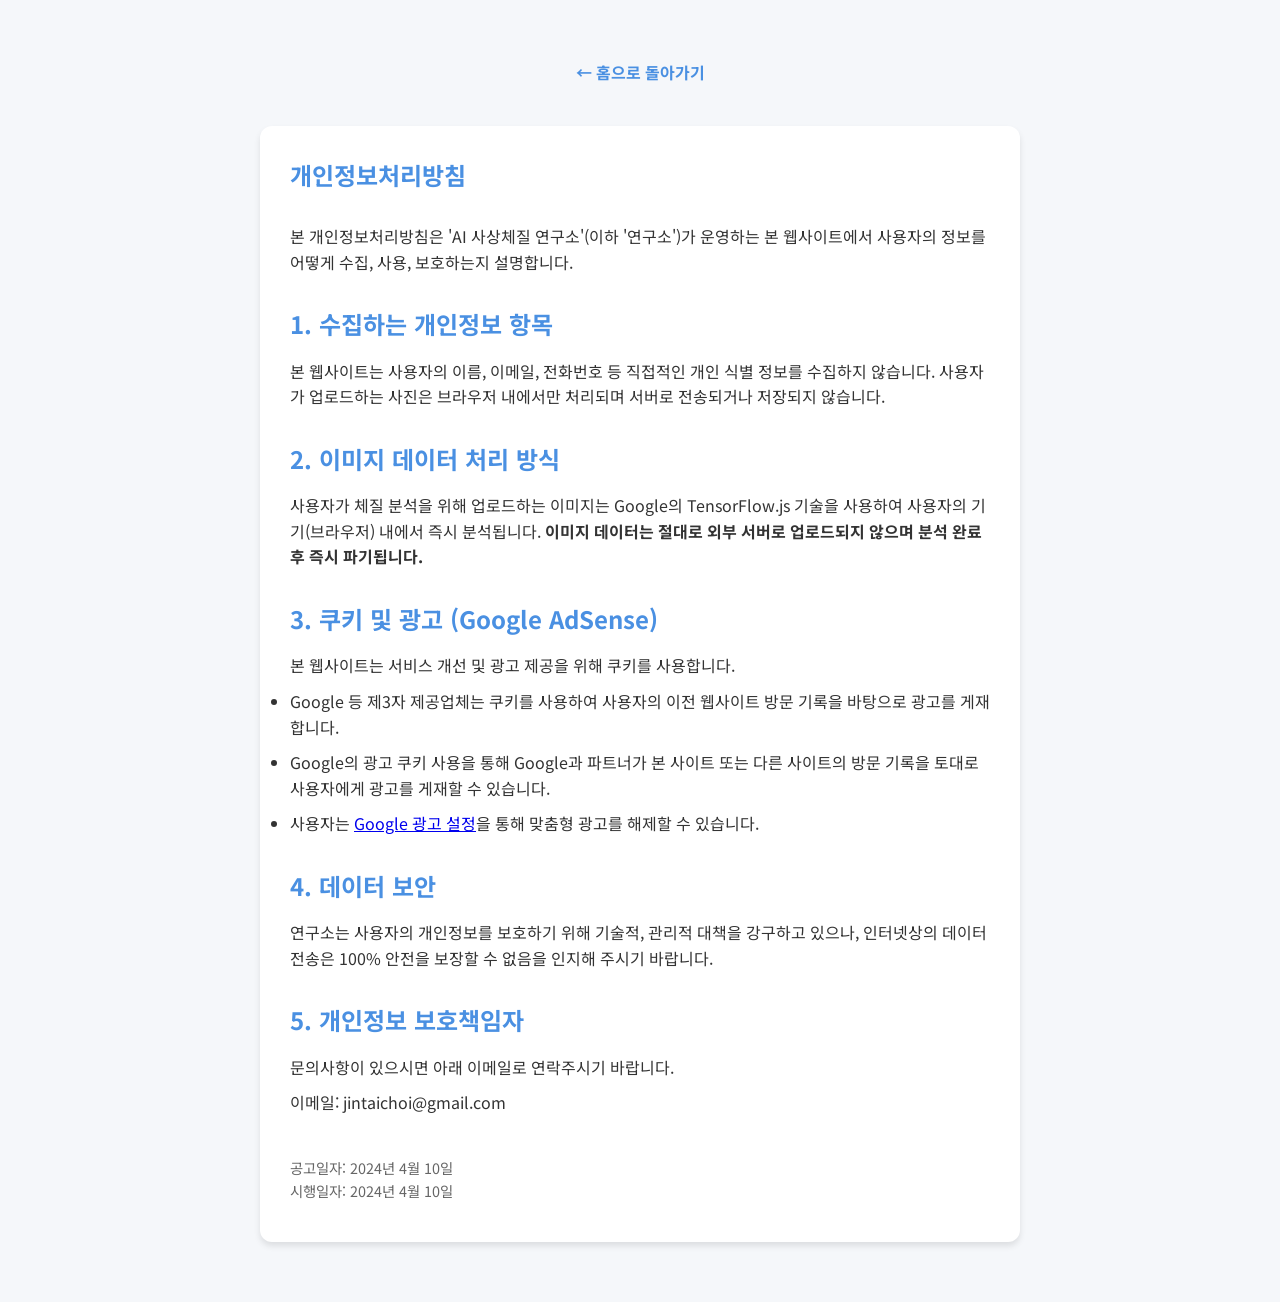
<file: privacy.html>
<!DOCTYPE html>
<html lang="ko">
<head>
    <meta charset="UTF-8">
    <meta name="viewport" content="width=device-width, initial-scale=1.0">
    <title>개인정보처리방침 - AI 사상체질 판별기</title>
    <link rel="stylesheet" href="style.css">
    <link href="https://fonts.googleapis.com/css2?family=Noto+Sans+KR:wght@300;400;500;700&display=swap" rel="stylesheet">
</head>
<body class="policy-page">
    <div class="policy-container">
        <header>
            <a href="index.html" style="text-decoration: none; color: var(--primary-color); font-weight: bold;">← 홈으로 돌아가기</a>
        </header>
        
        <article class="policy-content card">
            <h1>개인정보처리방침</h1>
            
            <p>본 개인정보처리방침은 'AI 사상체질 연구소'(이하 '연구소')가 운영하는 본 웹사이트에서 사용자의 정보를 어떻게 수집, 사용, 보호하는지 설명합니다.</p>

            <h2>1. 수집하는 개인정보 항목</h2>
            <p>본 웹사이트는 사용자의 이름, 이메일, 전화번호 등 직접적인 개인 식별 정보를 수집하지 않습니다. 사용자가 업로드하는 사진은 브라우저 내에서만 처리되며 서버로 전송되거나 저장되지 않습니다.</p>

            <h2>2. 이미지 데이터 처리 방식</h2>
            <p>사용자가 체질 분석을 위해 업로드하는 이미지는 Google의 TensorFlow.js 기술을 사용하여 사용자의 기기(브라우저) 내에서 즉시 분석됩니다. <strong>이미지 데이터는 절대로 외부 서버로 업로드되지 않으며 분석 완료 후 즉시 파기됩니다.</strong></p>

            <h2>3. 쿠키 및 광고 (Google AdSense)</h2>
            <p>본 웹사이트는 서비스 개선 및 광고 제공을 위해 쿠키를 사용합니다.</p>
            <ul>
                <li>Google 등 제3자 제공업체는 쿠키를 사용하여 사용자의 이전 웹사이트 방문 기록을 바탕으로 광고를 게재합니다.</li>
                <li>Google의 광고 쿠키 사용을 통해 Google과 파트너가 본 사이트 또는 다른 사이트의 방문 기록을 토대로 사용자에게 광고를 게재할 수 있습니다.</li>
                <li>사용자는 <a href="https://www.google.com/settings/ads" target="_blank">Google 광고 설정</a>을 통해 맞춤형 광고를 해제할 수 있습니다.</li>
            </ul>

            <h2>4. 데이터 보안</h2>
            <p>연구소는 사용자의 개인정보를 보호하기 위해 기술적, 관리적 대책을 강구하고 있으나, 인터넷상의 데이터 전송은 100% 안전을 보장할 수 없음을 인지해 주시기 바랍니다.</p>

            <h2>5. 개인정보 보호책임자</h2>
            <p>문의사항이 있으시면 아래 이메일로 연락주시기 바랍니다.</p>
            <p>이메일: jintaichoi@gmail.com</p>

            <p style="margin-top: 40px; font-size: 0.9rem; color: var(--sub-text-color);">공고일자: 2024년 4월 10일<br>시행일자: 2024년 4월 10일</p>
        </article>
    </div>
</body>
</html>
</file>
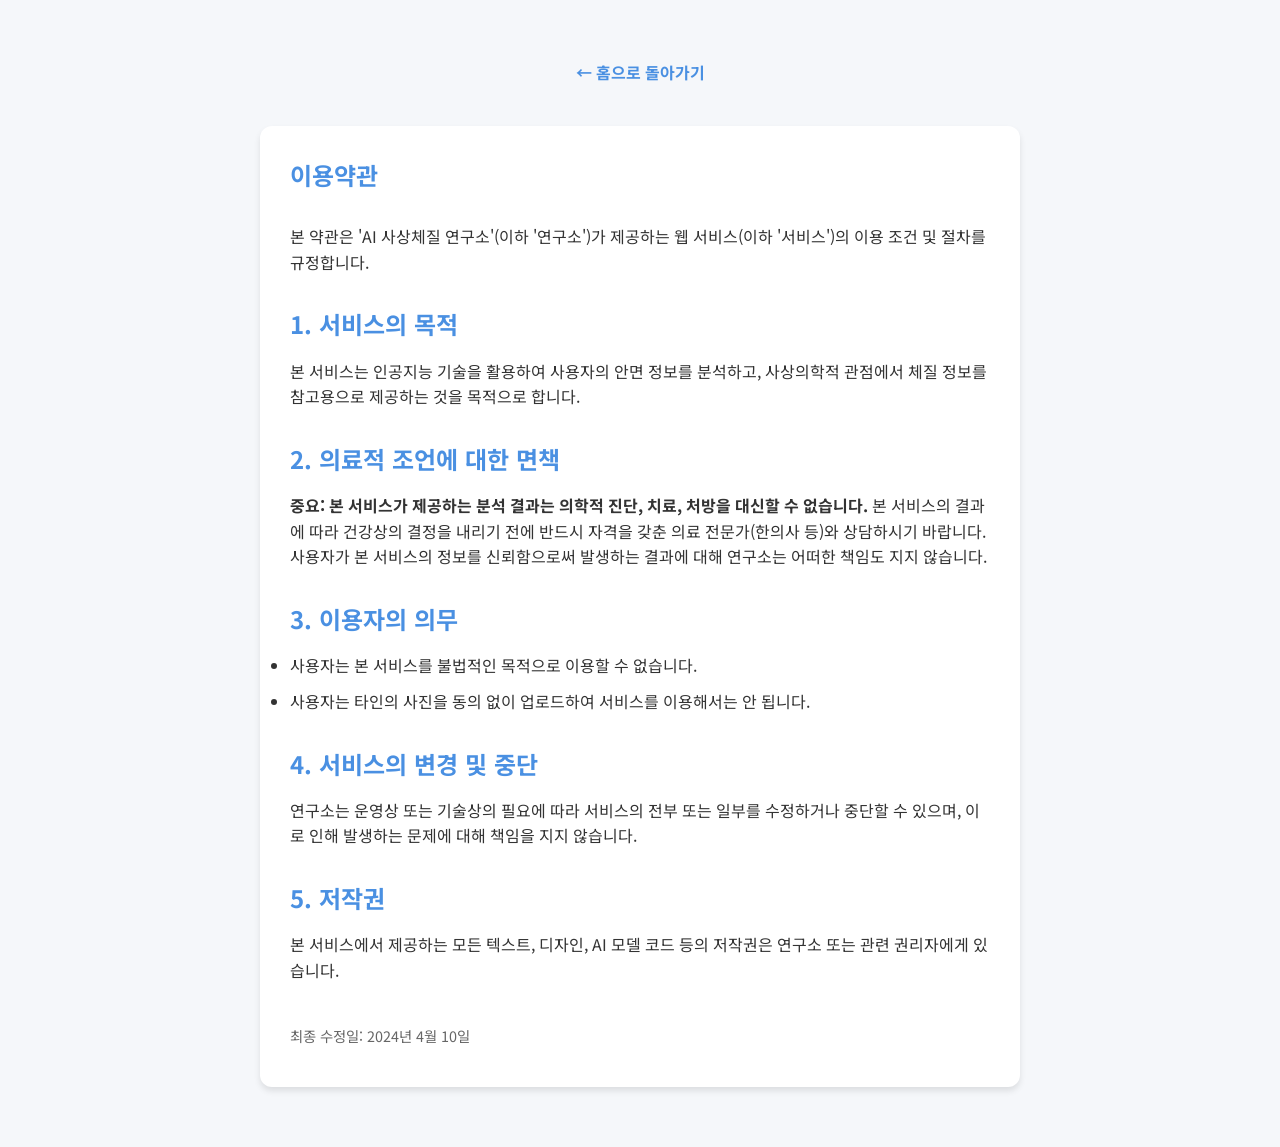
<file: terms.html>
<!DOCTYPE html>
<html lang="ko">
<head>
    <meta charset="UTF-8">
    <meta name="viewport" content="width=device-width, initial-scale=1.0">
    <title>이용약관 - AI 사상체질 판별기</title>
    <link rel="stylesheet" href="style.css">
    <link href="https://fonts.googleapis.com/css2?family=Noto+Sans+KR:wght@300;400;500;700&display=swap" rel="stylesheet">
</head>
<body class="policy-page">
    <div class="policy-container">
        <header>
            <a href="index.html" style="text-decoration: none; color: var(--primary-color); font-weight: bold;">← 홈으로 돌아가기</a>
        </header>
        
        <article class="policy-content card">
            <h1>이용약관</h1>
            
            <p>본 약관은 'AI 사상체질 연구소'(이하 '연구소')가 제공하는 웹 서비스(이하 '서비스')의 이용 조건 및 절차를 규정합니다.</p>

            <h2>1. 서비스의 목적</h2>
            <p>본 서비스는 인공지능 기술을 활용하여 사용자의 안면 정보를 분석하고, 사상의학적 관점에서 체질 정보를 참고용으로 제공하는 것을 목적으로 합니다.</p>

            <h2>2. 의료적 조언에 대한 면책</h2>
            <p><strong>중요: 본 서비스가 제공하는 분석 결과는 의학적 진단, 치료, 처방을 대신할 수 없습니다.</strong> 본 서비스의 결과에 따라 건강상의 결정을 내리기 전에 반드시 자격을 갖춘 의료 전문가(한의사 등)와 상담하시기 바랍니다. 사용자가 본 서비스의 정보를 신뢰함으로써 발생하는 결과에 대해 연구소는 어떠한 책임도 지지 않습니다.</p>

            <h2>3. 이용자의 의무</h2>
            <ul>
                <li>사용자는 본 서비스를 불법적인 목적으로 이용할 수 없습니다.</li>
                <li>사용자는 타인의 사진을 동의 없이 업로드하여 서비스를 이용해서는 안 됩니다.</li>
            </ul>

            <h2>4. 서비스의 변경 및 중단</h2>
            <p>연구소는 운영상 또는 기술상의 필요에 따라 서비스의 전부 또는 일부를 수정하거나 중단할 수 있으며, 이로 인해 발생하는 문제에 대해 책임을 지지 않습니다.</p>

            <h2>5. 저작권</h2>
            <p>본 서비스에서 제공하는 모든 텍스트, 디자인, AI 모델 코드 등의 저작권은 연구소 또는 관련 권리자에게 있습니다.</p>

            <p style="margin-top: 40px; font-size: 0.9rem; color: var(--sub-text-color);">최종 수정일: 2024년 4월 10일</p>
        </article>
    </div>
</body>
</html>
</file>
<file: style.css>
:root {
    --primary-color: #4a90e2;
    --bg-color: #f5f7fa;
    --text-color: #333;
    --header-text-color: #4a90e2;
    --sub-text-color: #666;
    --card-bg: #ffffff;
    --card-shadow: 0 4px 6px rgba(0, 0, 0, 0.1);
    --border-radius: 12px;
    --upload-bg: #f0f0f0;
    --border-color: #ccc;
    --diagnosis-bg: #eef6ff;
    --progress-bg: #e0e0e0;
}

body.dark-mode {
    --bg-color: #121212;
    --text-color: #e0e0e0;
    --header-text-color: #6fb1fc;
    --sub-text-color: #aaa;
    --card-bg: #1e1e1e;
    --card-shadow: 0 4px 20px rgba(0, 0, 0, 0.5);
    --upload-bg: #2a2a2a;
    --border-color: #444;
    --diagnosis-bg: #162a44;
    --progress-bg: #333;
}

* {
    margin: 0;
    padding: 0;
    box-sizing: border-box;
    transition: background-color 0.3s, color 0.3s, border-color 0.3s, box-shadow 0.3s;
}

body {
    font-family: 'Noto Sans KR', sans-serif;
    background-color: var(--bg-color);
    color: var(--text-color);
    line-height: 1.6;
}

.container {
    max-width: 1000px;
    margin: 0 auto;
    padding: 40px 20px;
}

.theme-toggle-container {
    display: flex;
    justify-content: flex-end;
    margin-bottom: 10px;
}

.theme-toggle {
    background: var(--card-bg);
    border: 1px solid var(--border-color);
    border-radius: 50%;
    width: 40px;
    height: 40px;
    font-size: 1.2rem;
    cursor: pointer;
    display: flex;
    align-items: center;
    justify-content: center;
    box-shadow: var(--card-shadow);
    color: var(--text-color);
}

header {
    text-align: center;
    margin-bottom: 40px;
}

header h1 {
    font-size: 2.5rem;
    color: var(--header-text-color);
    margin-bottom: 10px;
}

header p {
    color: var(--sub-text-color);
    font-weight: 300;
}

.disclaimer-header {
    font-size: 0.85rem;
    color: #e74c3c;
    margin-top: 10px;
}

main {
    display: grid;
    grid-template-columns: 1fr 1fr;
    gap: 30px;
    margin-bottom: 50px;
}

.card {
    background-color: var(--card-bg);
    padding: 30px;
    border-radius: var(--border-radius);
    box-shadow: var(--card-shadow);
    width: 100%;
}

.camera-card {
    display: flex;
    flex-direction: column;
    align-items: center;
}

.upload-container {
    width: 100%;
    margin-bottom: 20px;
    text-align: center;
}

.upload-label {
    display: inline-block;
    padding: 15px 30px;
    background-color: var(--primary-color);
    color: white;
    border-radius: 30px;
    cursor: pointer;
    font-weight: 500;
    transition: all 0.3s ease;
    box-shadow: 0 4px 10px rgba(74, 144, 226, 0.3);
}

#image-preview-container {
    width: 100%;
    max-width: 300px;
    min-height: 200px;
    background-color: var(--upload-bg);
    border-radius: var(--border-radius);
    overflow: hidden;
    display: flex;
    align-items: center;
    justify-content: center;
    border: 2px dashed var(--border-color);
}

#image-preview {
    width: 100%;
    height: auto;
    display: block;
    object-fit: contain;
}

.results-card h2 {
    font-size: 1.5rem;
    margin-bottom: 20px;
    color: var(--text-color);
    text-align: center;
}

.prediction-item {
    margin-bottom: 15px;
}

.label-text {
    display: flex;
    justify-content: space-between;
    margin-bottom: 5px;
    font-size: 0.9rem;
    font-weight: 500;
}

.progress-bar {
    width: 100%;
    height: 10px;
    background-color: var(--progress-bg);
    border-radius: 5px;
    overflow: hidden;
}

.progress-fill {
    height: 100%;
    background-color: var(--primary-color);
    width: 0%;
}

.diagnosis-box {
    margin-top: 30px;
    padding: 20px;
    background-color: var(--diagnosis-bg);
    border-radius: var(--border-radius);
    border-left: 5px solid var(--primary-color);
}

/* Info Sections */
.info-article {
    display: flex;
    flex-direction: column;
    gap: 30px;
    margin-bottom: 50px;
}

.info-section h2 {
    color: var(--header-text-color);
    margin-bottom: 20px;
    font-size: 1.6rem;
    border-bottom: 2px solid var(--primary-color);
    display: inline-block;
    padding-bottom: 5px;
}

.info-section p {
    margin-bottom: 15px;
    color: var(--text-color);
}

.constitution-detail {
    margin-bottom: 25px;
    padding: 15px;
    background-color: var(--upload-bg);
    border-radius: 8px;
}

.constitution-detail h3 {
    color: var(--primary-color);
    margin-bottom: 10px;
}

.constitution-detail p {
    margin-bottom: 8px;
    font-size: 0.95rem;
}

#disqus_thread {
    margin-bottom: 50px;
}

footer {
    text-align: center;
    padding: 40px 0;
    border-top: 1px solid var(--border-color);
    color: var(--sub-text-color);
}

.footer-links {
    margin-bottom: 15px;
}

.footer-links a {
    color: var(--sub-text-color);
    text-decoration: none;
    margin: 0 15px;
    font-size: 0.9rem;
}

.footer-links a:hover {
    color: var(--primary-color);
    text-decoration: underline;
}

.hidden {
    display: none;
}

/* Policy Pages Layout */
.policy-container {
    max-width: 800px;
    margin: 0 auto;
    padding: 60px 20px;
}

.policy-content h1 {
    margin-bottom: 30px;
    color: var(--header-text-color);
}

.policy-content h2 {
    margin-top: 30px;
    margin-bottom: 15px;
    color: var(--primary-color);
}

.policy-content p, .policy-content li {
    margin-bottom: 10px;
}

@media (max-width: 768px) {
    main {
        grid-template-columns: 1fr;
    }
}
</file>
